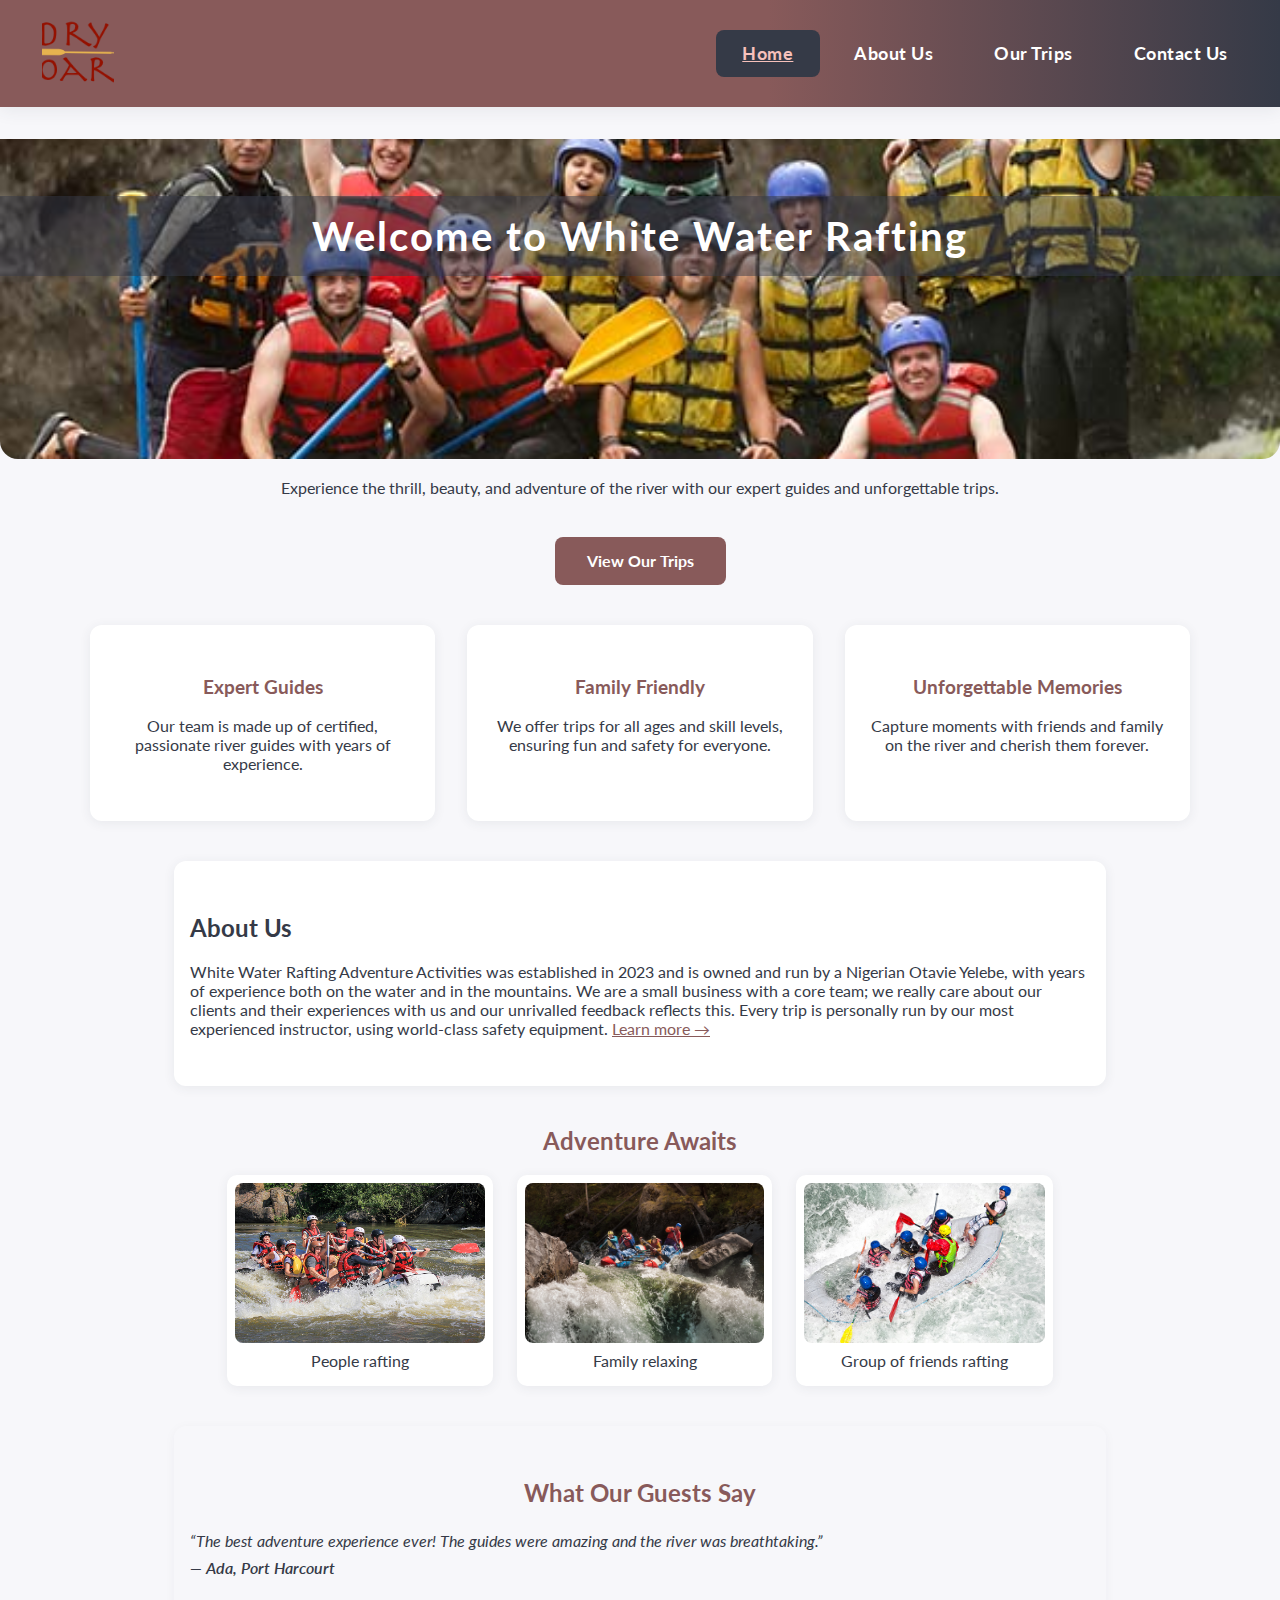
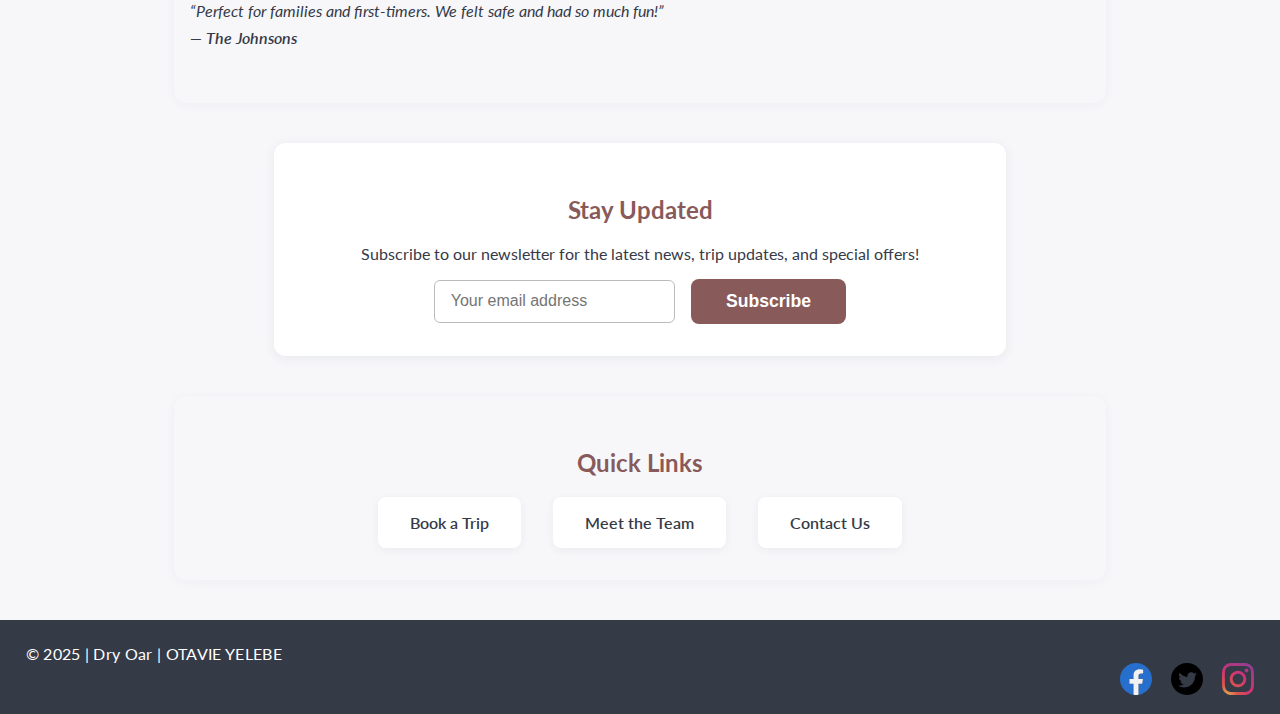
<file: index.html>
<!DOCTYPE html>
<html lang="en-us">
<head>
  <meta charset="UTF-8">
  <meta name="viewport" content="width=device-width, initial-scale=1.0">
  <title>Dry Oar | Home</title>
  <meta name="description" content="Welcome to White Water Rafting - Experience thrilling adventures, expert guides, and unforgettable moments on the river.">
  <meta name="author" content="Otavie Yelebe">
  <link rel="preconnect" href="https://fonts.googleapis.com">
  <link rel="preconnect" href="https://fonts.gstatic.com" crossorigin>
  <link href="https://fonts.googleapis.com/css2?family=Cormorant:ital,wght@0,300..700;1,300..700&family=Lato:ital,wght@0,100;0,300;0,400;0,700;0,900;1,100;1,300;1,400;1,700;1,900&family=PT+Serif:ital@0;1&display=swap" rel="stylesheet">
  <link rel="stylesheet" href="styles/rafting.css">
</head>
<body>
  <header style="display: flex; align-items: center; justify-content: space-between; padding: 0 2vw;">
    <a href="index.html">
      <img src="images/logo.png" alt="Rafting Company Logo" class="logo">
    </a>
    <nav class="main-nav" style="margin-left: auto;">
      <a href="index.html" class="active">Home</a>
      <a href="about.html">About Us</a>
      <a href="trips.html">Our Trips</a>
      <a href="contact.html">Contact Us</a>
    </nav>
  </header>
  <main>
    <section class="hero">
      <img src="images/hero.jpg" alt="Excited family laughing while rafting">
      <h1>Welcome to White Water Rafting</h1>
      <p>Experience the thrill, beauty, and adventure of the river with our expert guides and unforgettable trips.</p>
      <a href="trips.html" class="btn" style="display:inline-block;margin:1.5em 0 0 0;padding:0.9em 2em;background:#885a5a;color:#fff;border-radius:8px;font-weight:700;text-decoration:none;transition:background 0.18s;">View Our Trips</a>
    </section>

    <section class="highlights" style="max-width:1100px;margin:2.5em auto 0 auto;display:flex;flex-wrap:wrap;gap:2em;justify-content:center;">
      <div style="flex:1 1 260px;min-width:220px;background:#fff;border-radius:12px;box-shadow:0 2px 12px rgba(53,58,71,0.08);padding:2em 1.5em;text-align:center;">
        <h3 style="color:#885a5a;">Expert Guides</h3>
        <p>Our team is made up of certified, passionate river guides with years of experience.</p>
      </div>
      <div style="flex:1 1 260px;min-width:220px;background:#fff;border-radius:12px;box-shadow:0 2px 12px rgba(53,58,71,0.08);padding:2em 1.5em;text-align:center;">
        <h3 style="color:#885a5a;">Family Friendly</h3>
        <p>We offer trips for all ages and skill levels, ensuring fun and safety for everyone.</p>
      </div>
      <div style="flex:1 1 260px;min-width:220px;background:#fff;border-radius:12px;box-shadow:0 2px 12px rgba(53,58,71,0.08);padding:2em 1.5em;text-align:center;">
        <h3 style="color:#885a5a;">Unforgettable Memories</h3>
        <p>Capture moments with friends and family on the river and cherish them forever.</p>
      </div>
    </section>

    <section class="about-preview" style="max-width:900px;margin:2.5em auto 0 auto;padding:2em 1em;background:#fff;border-radius:12px;box-shadow:0 2px 12px rgba(53,58,71,0.08);">
      <h2>About Us</h2>
      <p>White Water Rafting Adventure Activities was established in 2023 and is owned and run by a Nigerian Otavie Yelebe, with years of experience both on the water and in the mountains. We are a small business with a core team; we really care about our clients and their experiences with us and our unrivalled feedback reflects this. Every trip is personally run by our most experienced instructor, using world-class safety equipment. <a href="about.html" style="color:#885a5a;text-decoration:underline;">Learn more &rarr;</a></p>
    </section>

    <section class="featured-adventures" style="max-width:1200px;margin:2.5em auto 0 auto;">
      <h2 style="text-align:center;color:#885a5a;">Adventure Awaits</h2>
      <ul style="display:flex;flex-wrap:wrap;justify-content:center;gap:1.5rem;list-style:none;padding:0;margin:0;">
        <li style="background:#fff;border-radius:10px;box-shadow:0 2px 12px rgba(53,58,71,0.08);padding:0.5rem 0.5rem 1rem 0.5rem;min-width:220px;max-width:250px;display:flex;flex-direction:column;align-items:center;">
          <img src="images/image1.jpg" alt="People rafting through whitewater rapids" style="width:100%;height:160px;object-fit:cover;border-radius:8px;margin-bottom:0.5em;">
          <figcaption>People rafting</figcaption>
        </li>
        <li style="background:#fff;border-radius:10px;box-shadow:0 2px 12px rgba(53,58,71,0.08);padding:0.5rem 0.5rem 1rem 0.5rem;min-width:220px;max-width:250px;display:flex;flex-direction:column;align-items:center;">
          <img src="images/image2.jpg" alt="A family relaxing after rafting" style="width:100%;height:160px;object-fit:cover;border-radius:8px;margin-bottom:0.5em;">
          <figcaption>Family relaxing</figcaption>
        </li>
        <li style="background:#fff;border-radius:10px;box-shadow:0 2px 12px rgba(53,58,71,0.08);padding:0.5rem 0.5rem 1rem 0.5rem;min-width:220px;max-width:250px;display:flex;flex-direction:column;align-items:center;">
          <img src="images/image11.jpg" alt="Group of friends rafting" style="width:100%;height:160px;object-fit:cover;border-radius:8px;margin-bottom:0.5em;">
          <figcaption>Group of friends rafting</figcaption>
        </li>
      </ul>
    </section>

    <section class="testimonials" style="max-width:900px;margin:2.5em auto 0 auto;padding:2em 1em;background:#f7f7fa;border-radius:12px;box-shadow:0 2px 12px rgba(53,58,71,0.04);">
      <h2 style="text-align:center;color:#885a5a;">What Our Guests Say</h2>
      <blockquote style="font-style:italic;color:#353a47;margin:1.5em 0;">“The best adventure experience ever! The guides were amazing and the river was breathtaking.”<br><span style="font-weight:600;display:block;margin-top:0.5em;">— Ada, Port Harcourt</span></blockquote>
      <blockquote style="font-style:italic;color:#353a47;margin:1.5em 0;">“Perfect for families and first-timers. We felt safe and had so much fun!”<br><span style="font-weight:600;display:block;margin-top:0.5em;">— The Johnsons</span></blockquote>
    </section>

    <section class="newsletter-signup" style="max-width:700px;margin:2.5em auto 0 auto;padding:2em 1em;background:#fff;border-radius:12px;box-shadow:0 2px 12px rgba(53,58,71,0.08);text-align:center;">
      <h2 style="color:#885a5a;">Stay Updated</h2>
      <p>Subscribe to our newsletter for the latest news, trip updates, and special offers!</p>
      <form action="#" method="post" style="margin-top:1em;display:flex;flex-wrap:wrap;gap:1em;justify-content:center;align-items:center;">
        <input type="email" name="newsletter-email" placeholder="Your email address" required style="padding:0.7em 1em;border:1px solid #bbb;border-radius:6px;font-size:1rem;">
        <button type="submit" style="background:#885a5a;color:#fff;border:none;border-radius:8px;padding:0.7em 2em;font-size:1.1rem;font-weight:700;cursor:pointer;">Subscribe</button>
      </form>
    </section>

    <section class="quick-links" style="max-width:900px;margin:2.5em auto 2em auto;padding:2em 1em;background:#f7f7fa;border-radius:12px;box-shadow:0 2px 12px rgba(53,58,71,0.04);">
      <h2 style="color:#885a5a;text-align:center;">Quick Links</h2>
      <div style="display:flex;flex-wrap:wrap;gap:2em;justify-content:center;">
        <a href="trips.html" style="color:#353a47;font-weight:600;text-decoration:none;background:#fff;padding:1em 2em;border-radius:8px;box-shadow:0 2px 8px rgba(53,58,71,0.06);transition:background 0.18s;">Book a Trip</a>
        <a href="about.html" style="color:#353a47;font-weight:600;text-decoration:none;background:#fff;padding:1em 2em;border-radius:8px;box-shadow:0 2px 8px rgba(53,58,71,0.06);transition:background 0.18s;">Meet the Team</a>
        <a href="contact.html" style="color:#353a47;font-weight:600;text-decoration:none;background:#fff;padding:1em 2em;border-radius:8px;box-shadow:0 2px 8px rgba(53,58,71,0.06);transition:background 0.18s;">Contact Us</a>
      </div>
    </section>
  </main>
  <footer>
    <div style="width: 100%;">
      <p>&copy; 2025 | Dry Oar | OTAVIE YELEBE</p>
      <div class="social">
        <a href="#" aria-label="Facebook"><img src="images/facebook.svg" alt="Facebook"></a>
        <a href="#" aria-label="Twitter"><img src="images/twitter.svg" alt="Twitter"></a>
        <a href="#" aria-label="Instagram"><img src="images/instagram.svg" alt="Instagram"></a>
      </div>
    </div>
  </footer>
</body>
</html>
</file>
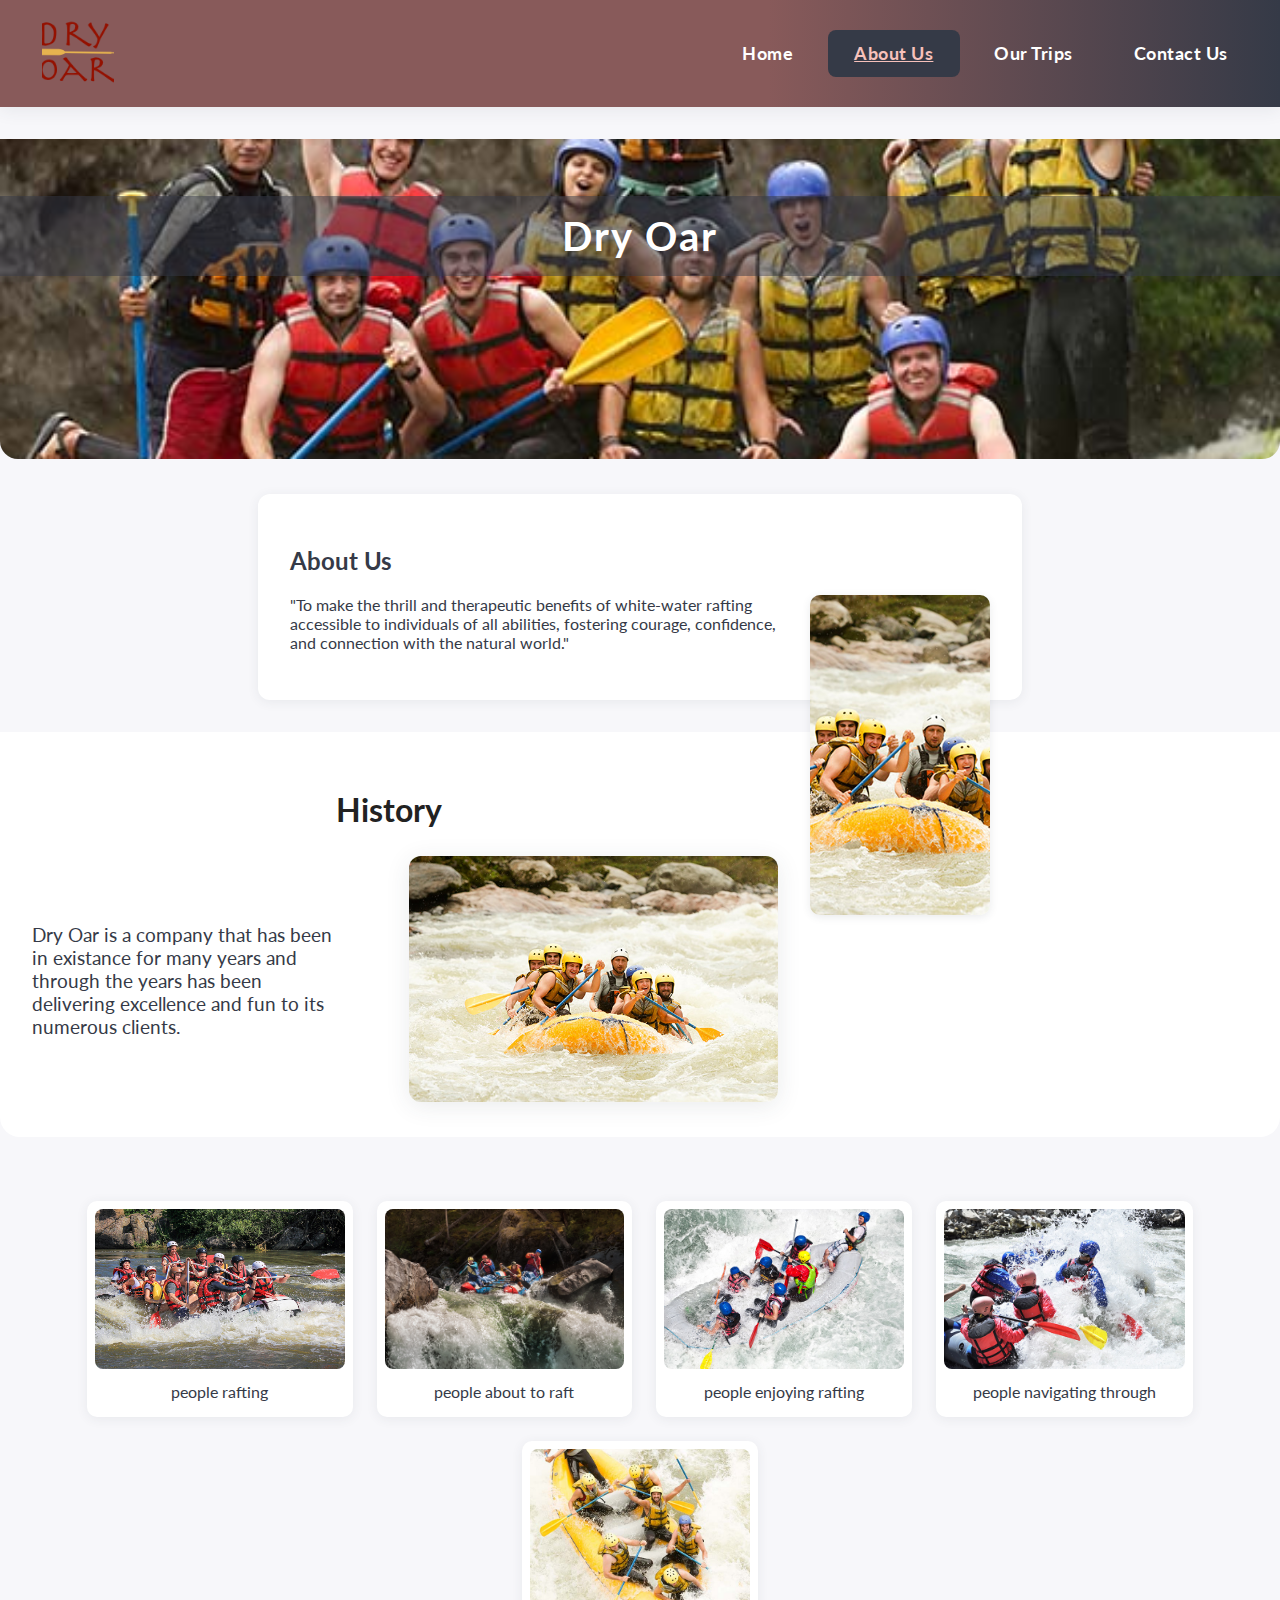
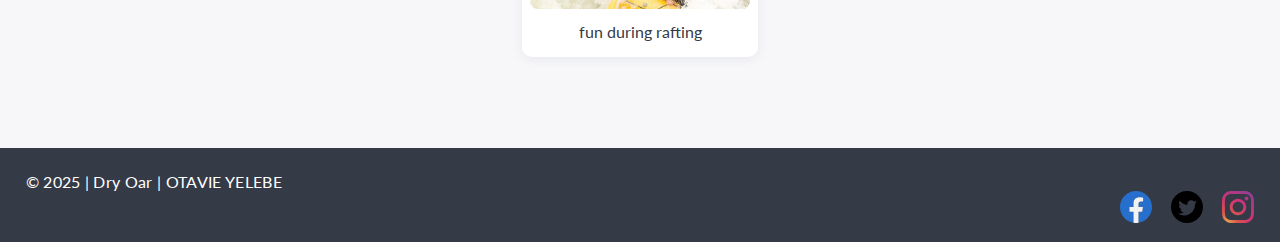
<file: about.html>
<!DOCTYPE html>
<html lang="en-us">
 
 
<head>
     <meta charset="UTF-8">
     <meta name="viewport" content="width=device-width, initial-scale=1.0">
     <title>About Us|Dry Oar</title>
     <meta name="description"
          content="Dry Oar Rafting Adventure Activities was established in 2023 and is owned and run by a Nigerian Otavie Yelebe, with  years of experience both on the water and in the mountains. We are a small business with a core team; we really care about our clients and their experiences with us and our unrivalled feedback reflects this,
                We do not hire any freelance guides and every trip is personally run by me. You are guaranteed the best adventure safe in the hand of the most experienced and personal instructor in Rafting. I use locally manufactured and world famous DMM safety equipment and the warmest 5mm winter thickness wetsuits; comfort, safety and enjoyment are top priority.">
     <meta name="author" content="Otavie Yelebe">
     <link rel="preconnect" href="https://fonts.googleapis.com">
     <link rel="preconnect" href="https://fonts.gstatic.com" crossorigin>
     <link href="https://fonts.googleapis.com/css2?family=Cormorant:ital,wght@0,300..700;1,300..700&family=Lato:ital,wght@0,100;0,300;0,400;0,700;0,900;1,100;1,300;1,400;1,700;1,900&family=PT+Serif:ital@0;1&display=swap"
          rel="stylesheet">
     <link rel="stylesheet" href="styles/rafting.css">

</head>
 
<body>
           <header style="display: flex; align-items: center; justify-content: space-between; padding: 0 2vw;">
                         <a href="index.html">
                              <img src="images/logo.png" alt="Rafting Company Logo" class="logo">
                         </a>
                         <nav class="main-nav" style="margin-left: auto;">
                              <a href="index.html">Home</a>
                              <a href="about.html" class="active">About Us</a>
                              <a href="trips.html">Our Trips</a>
                              <a href="contact.html">Contact Us</a>
                         </nav>
           </header>
     <main>
          <div class="hero">
               <img src="images/hero.jpg" alt="Excited family laughing while rafting">
               <h1>Dry Oar</h1>
               <article>
               <h2>About Us</h2>
                    <img src="images/lastimage.jpg" alt="...">
                    <p>"To make the thrill and therapeutic benefits of white-water rafting accessible to individuals of
                         all abilities, fostering courage, confidence, and connection with the natural world."</p>
               </article>
          </div>
          <section class="history">
               <h2>History</h2>
               <div class="history-grid">
                    <div class="history-text">
                         <p>Dry Oar is a company that has been in existance for many years and through the years has
                         been delivering excellence and fun to its numerous clients.</p>
                    </div>
                    <div class="history-image">
                         <img src="images/lastimage.jpg" alt="Rafting helment on a raft">
                    </div>
               </div>
          </section>
          <section class="adventure">
               <ul>
                    <li>
                         <img src="images/image1.jpg" alt="People rafting through whitewater rapids">
                         <figcaption>people rafting</figcaption>
                    </li>
                    <li>
                         <img src="images/image2.jpg" alt="A family reaxing after rafting">
                         <figcaption>people about to raft</figcaption>
                    </li>
                    <li>
                         <img src="images/image11.jpg" alt=" A medium shot of a group of 12 friends in a large raft, all paddling in sync, laughing and high-fiving as they go through a small wave section.">
                         <figcaption>people enjoying rafting</figcaption>
                    </li>
                    <li>
                         <img src="images/image9.jpg" alt="A small group navigating through a narrow, windy river through a deep canyon with rugged, untamed rock walls and minimal signs of human presence">
                         <figcaption>people navigating through</figcaption>  
                    </li>
                    <li>
                         <img src="images/image5.jpg" alt="A white raft with 7 people, half of whom are splashing water, going through a Class III rapid">
                         <figcaption>fun during rafting</figcaption>
                    </li>
               </ul>
     
          </section><br>
           <footer>
      <div class=" " style="width: 100%;">
        <p>&copy; 2025 | Dry Oar | OTAVIE YELEBE</p>
        <div class="social">
          <a href="#" aria-label="Facebook"><img src="images/facebook.svg" alt="Facebook"></a>
          <a href="#" aria-label="Twitter"><img src="images/twitter.svg" alt="Twitter"></a>
          <a href="#" aria-label="Instagram"><img src="images/instagram.svg" alt="Instagram"></a>
        </div>
      </div>
    </footer>
     </main>
 
   
</body>
</html>
</file>
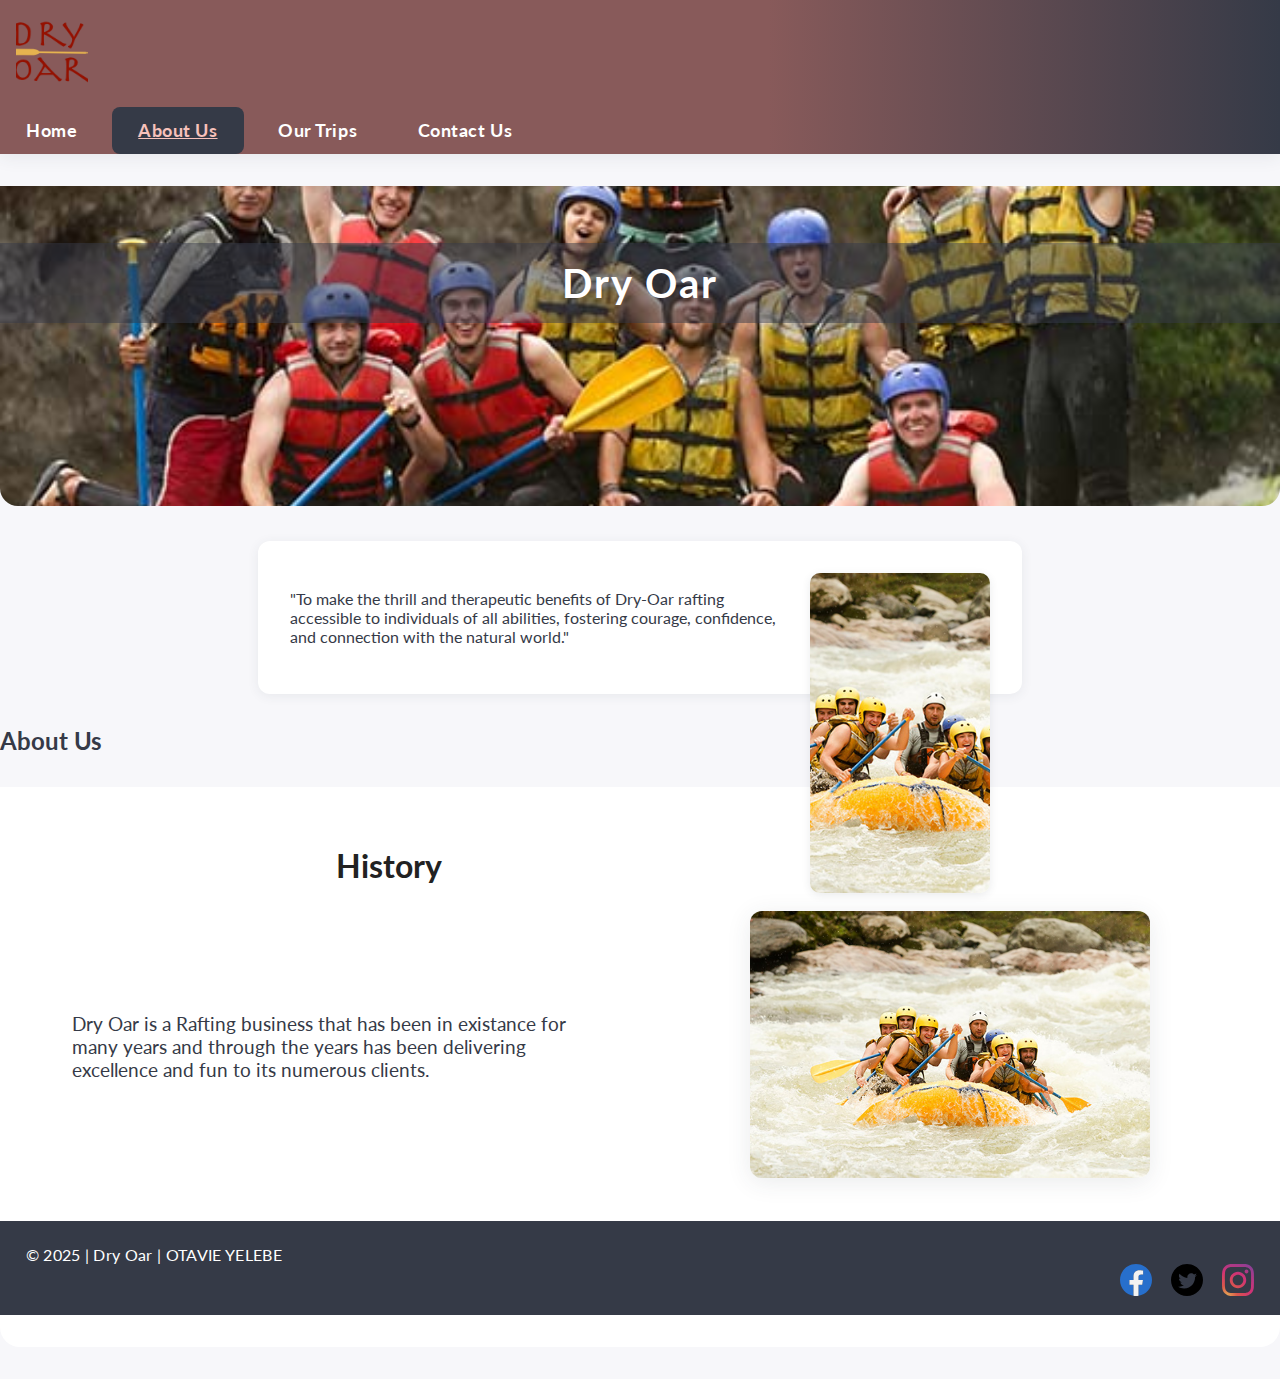
<file: aboutus.html>
<!DOCTYPE html>
<html lang="en-us">
 
 
<head>
     <meta charset="UTF-8">
     <meta name="viewport" content="width=device-width, initial-scale=1.0">
     <title>About Us|Dry Oar</title>
     <meta name="description"
          content="White Water Rafting Adventure Activities was established in 2023 and is owned and run by a Nigerian Otavie Yelebe, with  years of experience both on the water and in the mountains. We are a small business with a core team; we really care about our clients and their experiences with us and our unrivalled feedback reflects this,
                We do not hire any freelance guides and every trip is personally run by me. You are guaranteed the best adventure safe in the hand of the most experienced and personal instructor in Rafting. I use locally manufactured and world famous DMM safety equipment and the warmest 5mm winter thickness wetsuits; comfort, safety and enjoyment are top priority.">
     <meta name="author" content="Otavie Yelebe">
     <link rel="preconnect" href="https://fonts.googleapis.com">
     <link rel="preconnect" href="https://fonts.gstatic.com" crossorigin>
     <link href="https://fonts.googleapis.com/css2?family=Cormorant:ital,wght@0,300..700;1,300..700&family=Lato:ital,wght@0,100;0,300;0,400;0,700;0,900;1,100;1,300;1,400;1,700;1,900&family=PT+Serif:ital@0;1&display=swap"
          rel="stylesheet">
     <link rel="stylesheet" href="styles/rafting.css">
     <style>
       /* Remove circle and border for logo on about page only */
       .logo {
         border-radius: 0 !important;
         border: none !important;
       }
     </style>
</head>
 
<body>
     <header>
          <a href="index.html">
            <img src="images/logo.png" alt="Rafting Company Logo" class="logo">
          </a>
          <nav class="main-nav">
            <a href="index.html">Home</a>
            <a href="about.html" class="active">About Us</a>
            <a href="trips.html">Our Trips</a>
            <a href="contact.html">Contact Us</a>
          </nav>
     </header>
     <main>
          <div class="hero">
               <img src="images/hero.jpg" alt="Excited family laughing while rafting">
               <h1>Dry Oar</h1>
               <article>
                 <img src="images/lastimage.jpg" alt="...">
                 <p>"To make the thrill and therapeutic benefits of Dry-Oar rafting accessible to individuals of
                      all abilities, fostering courage, confidence, and connection with the natural world."</p>
               </article>
          </div>
          <section class="about-section">
               <h2>About Us</h2>
          </section>
          <section class="history">
               <h2>History</h2>
               <div class="history-grid">
                    <div class="history-text">
                         <p>Dry Oar is a Rafting business that has been in existance for many years and through the years has
                         been delivering excellence and fun to its numerous clients.</p>
                    </div>
                    <div class="history-image">
                         <img src="images/lastimage.jpg" alt="Rafting helment on a raft">
                    </div>
               </div>
          
           <footer>
      <div class=" " style="width: 100%;">
        <p>&copy; 2025 | Dry Oar | OTAVIE YELEBE</p>
        <div class="social">
          <a href="#" aria-label="Facebook"><img src="images/facebook.svg" alt="Facebook"></a>
          <a href="#" aria-label="Twitter"><img src="images/twitter.svg" alt="Twitter"></a>
          <a href="#" aria-label="Instagram"><img src="images/instagram.svg" alt="Instagram"></a>
        </div>
      </div>
    </footer>
    </main>
   
</body>
</html>
</file>
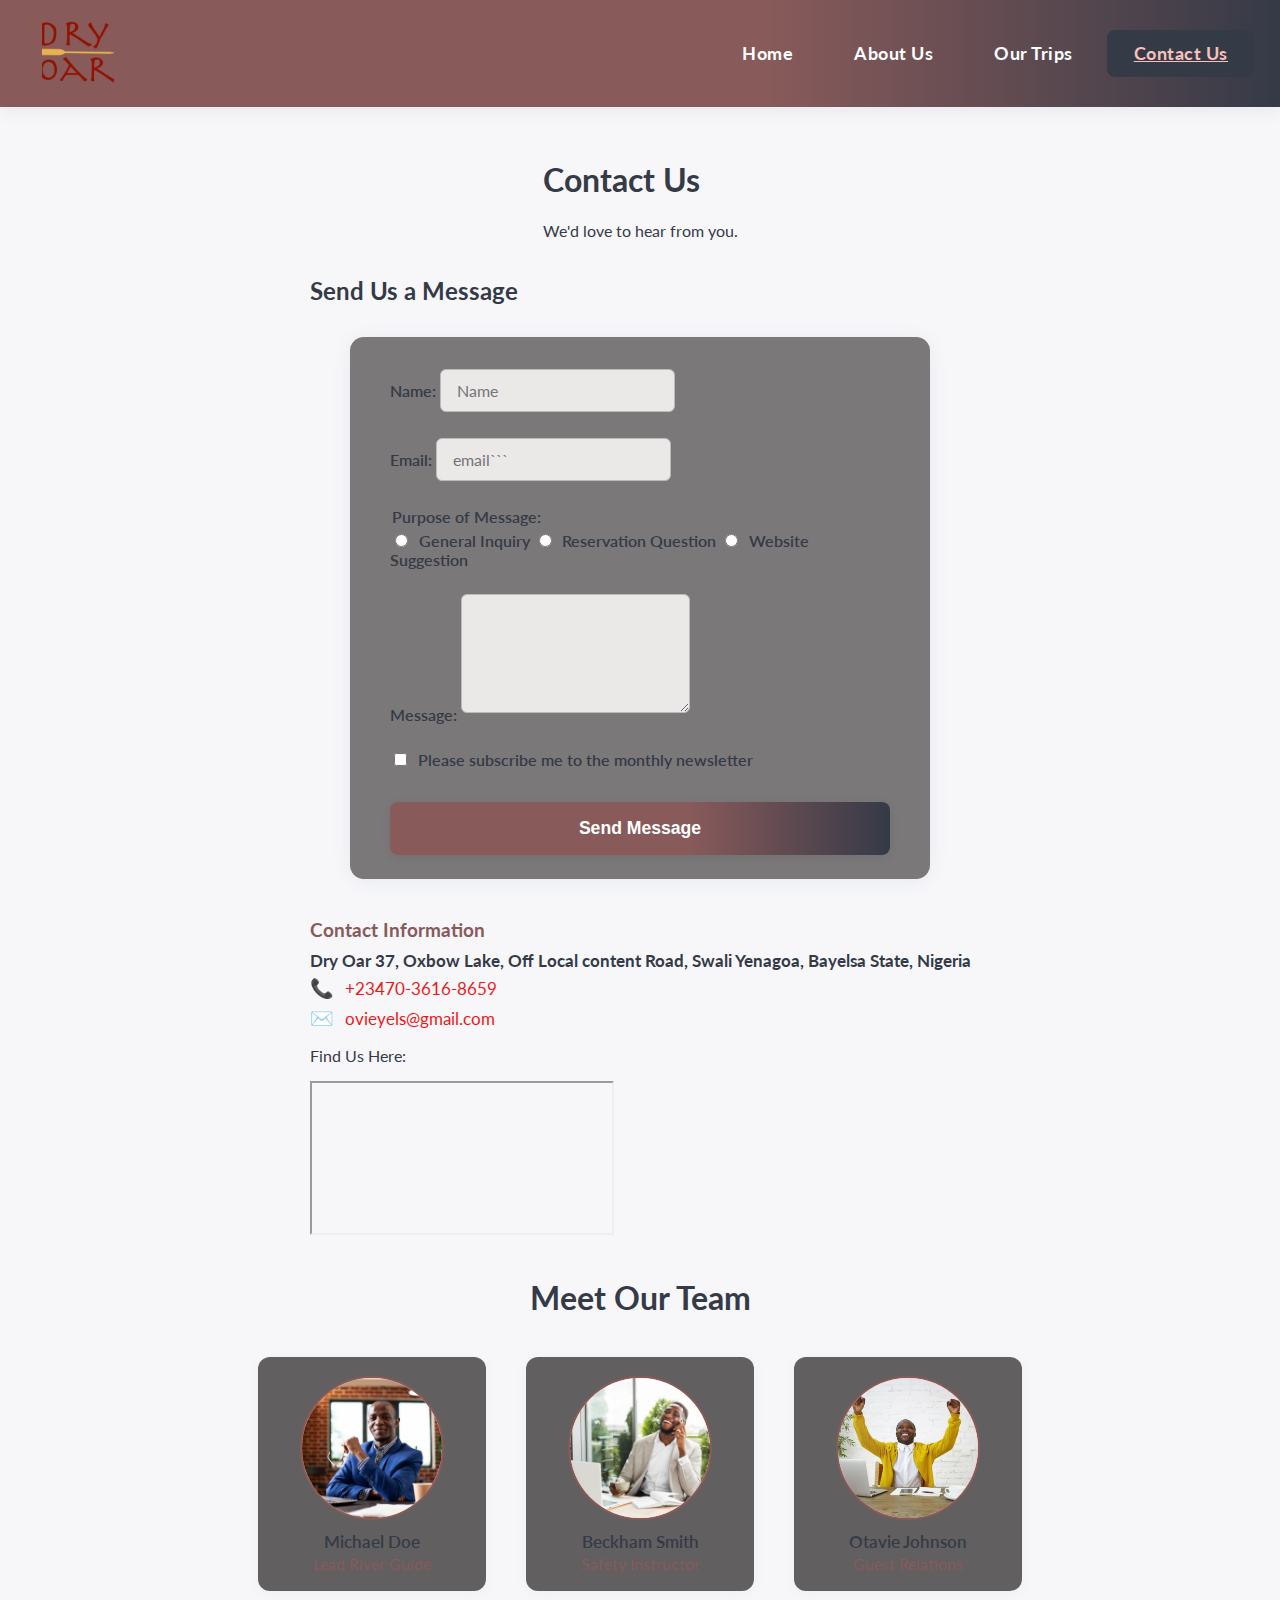
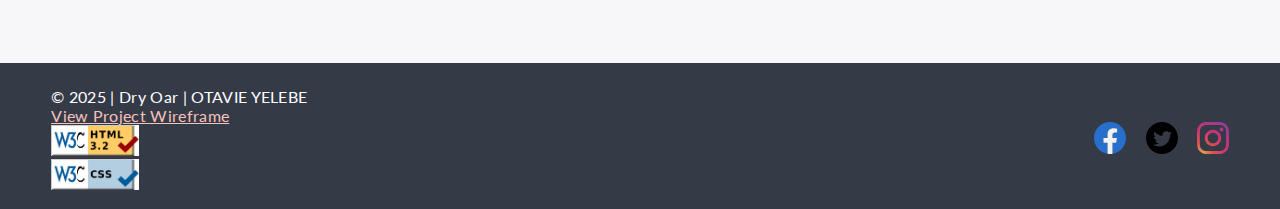
<file: contact.html>
<!DOCTYPE html>
<html lang="en-us">
 
 
<head>
     <meta charset="UTF-8">
     <meta name="viewport" content="width=device-width, initial-scale=1.0">
     <title>Contact Us | Dry Oar</title>
     <meta name="description"
          content="Dry Oar Rafting Company offers unforgettable white water rafting adventures for all skill levels. Experience breathtaking scenery, expert guides, and thrilling rapids on your next outdoor adventure. Book your trip today.">
     <meta name="author" content="Otavie Yelebe">
     <link rel="preconnect" href="https://fonts.googleapis.com">
     <link rel="preconnect" href="https://fonts.gstatic.com" crossorigin>
     <link href="https://fonts.googleapis.com/css2?family=Cormorant:ital,wght@0,300..700;1,300..700&family=Lato:ital,wght@0,100;0,300;0,400;0,700;0,900;1,100;1,300;1,400;1,700;1,900&family=PT+Serif:ital@0;1&display=swap"
          rel="stylesheet">
     <link rel="stylesheet" href="styles/rafting.css">
     <link rel="stylesheet" href="styles/contact.css">
</head>
 
<body>
     <header style="display: flex; align-items: center; justify-content: space-between; padding: 0 2vw;">
          <a href="index.html">
            <img src="images/logo.png" alt="Rafting Company Logo" class="logo">
          </a>
          <nav class="main-nav" style="margin-left: auto;">
            <a href="index.html">Home</a>
            <a href="about.html">About Us</a>
            <a href="trips.html">Our Trips</a>
            <a href="contact.html" class="active">Contact Us</a>
          </nav>
     </header>
     <main class="main-content">
        <section class="contact-hero">
          <h1>Contact Us</h1>
          <p class="intro">We'd love to hear from you.</p>
        </section>
        <section class="contact-section">
          <div class="contact-flex">
            <div class="contact-form-wrapper">
              <h2>Send Us a Message</h2>
              <form class="contact-form" action="#" method="post" autocomplete="on">
                <div class="form-group">
                  <label for="name">Name:</label>
                  <input type="text" id="name" name="name" placeholder="Name" required>
                </div>
                <div class="form-group">
                  <label for="email">Email:</label>
                  <input type="email" id="email" name="email" placeholder="email```" required>
                </div>
                <fieldset class="form-group">
                  <legend>Purpose of Message:</legend>
                  <label for="purpose-general">
                    <input type="radio" id="purpose-general" name="purpose" value="General Inquiry" required> General Inquiry
                  </label>
                  <label for="purpose-reservation">
                    <input type="radio" id="purpose-reservation" name="purpose" value="Reservation Question"> Reservation Question
                  </label>
                  <label for="purpose-suggestion">
                    <input type="radio" id="purpose-suggestion" name="purpose" value="Website Suggestion"> Website Suggestion
                  </label>
                </fieldset>
                <div class="form-group">
                  <label for="message">Message:</label>
                  <textarea id="message" name="message" rows="5" required></textarea>
                </div>
                <div class="form-group newsletter-group">
                  <label class="newsletter" for="subscribe-newsletter">
                    <input type="checkbox" id="subscribe-newsletter" name="subscribe" value="yes">
                    Please subscribe me to the monthly newsletter
                  </label>
                </div>
                <button type="submit" class="submit-btn">Send Message</button>
              </form>
            </div>
            <div class="contact-info-map">
              <div class="contact-info">
                <h3>Contact Information</h3>
                <p><strong>Dry Oar
                  37, Oxbow Lake, Off Local content Road, Swali Yenagoa, Bayelsa State, Nigeria</strong></p>
                
                <p><span class="icon">📞</span> <a href="tel:+2347036168659">+23470-3616-8659</a></p>
                <p><span class="icon">✉️</span> <a href="mailto:ovieyels@gmail.com">ovieyels@gmail.com</a></p>
              </div>
             
              <div class="map">
                <p>Find Us Here:</p>
                <iframe 
                  src="https://www.google.com/maps/embed?pb=!1m14!1m12!1m3!1d7950.387058263232!2d6.281731832964932!3d4.907255343672634!2m3!1f0!2f0!3f0!3m2!1i1024!2i768!4f13.1!5e0!3m2!1sen!2sng!4v1754242157155!5m2!1sen!2sng">
                </iframe>
              </div>
            </div>
          </div>
        </section>
        <section class="employees">
          <h2>Meet Our Team</h2>
          <div class="employee-profiles">
            <figure>
              <img src="images/employee1.jpg" alt="Happy employee: River Guide" class="employee-img">
              <figcaption>Michael Doe<br><span>Lead River Guide</span></figcaption>
            </figure>
            <figure>
              <img src="images/employee2.jpg" alt="Happy employee: Safety Instructor" class="employee-img">
              <figcaption>Beckham Smith<br><span>Safety Instructor</span></figcaption>
            </figure>
            <figure>
              <img src="images/employee3.jpg" alt="Happy employee: Guest Relations" class="employee-img">
              <figcaption>Otavie Johnson<br><span>Guest Relations</span></figcaption>
            </figure>
          </div>
        </section>
     </main>
 
    <footer class="site-footer">
      <div class="container footer-flex">
        <p>&copy; 2025 | Dry Oar | OTAVIE YELEBE<br>
          <a href="https://app.moqups.com/0IB1TsgFB8kYQYhhGFZL9clUHg14CJrG/view/page/ad64222d5" target="_blank" rel="noopener" style="color:#f7c1bb;text-decoration:underline;font-size:0.98em;">View Project Wireframe</a><br>
          <a href="https://neofashion.github.io/wdd130/wwr/contact.html" target="_blank" rel="noopener" style="color:#f7c1bb;text-decoration:underline;font-size:0.98em;"><img style="border:0; width:88px; height:31px" src="images/html-val-image.png" alt="Valid HTML!" /></a><br>
          <a href="https://jigsaw.w3.org/css-validator/check/referer/"><img style="border:0; width:88px; height:31px" src="images/css-val-image.png" alt="Valid CSS!" /></a>
        </p>
        <div class="social">
          <a href="#" aria-label="Facebook"><img src="images/facebook.svg" alt="Facebook"></a>
          <a href="#" aria-label="Twitter"><img src="images/twitter.svg" alt="Twitter"></a>
          <a href="#" aria-label="Instagram"><img src="images/instagram.svg" alt="Instagram"></a>
        </div>
      </div>
    </footer>
</body>
</html>
</file>
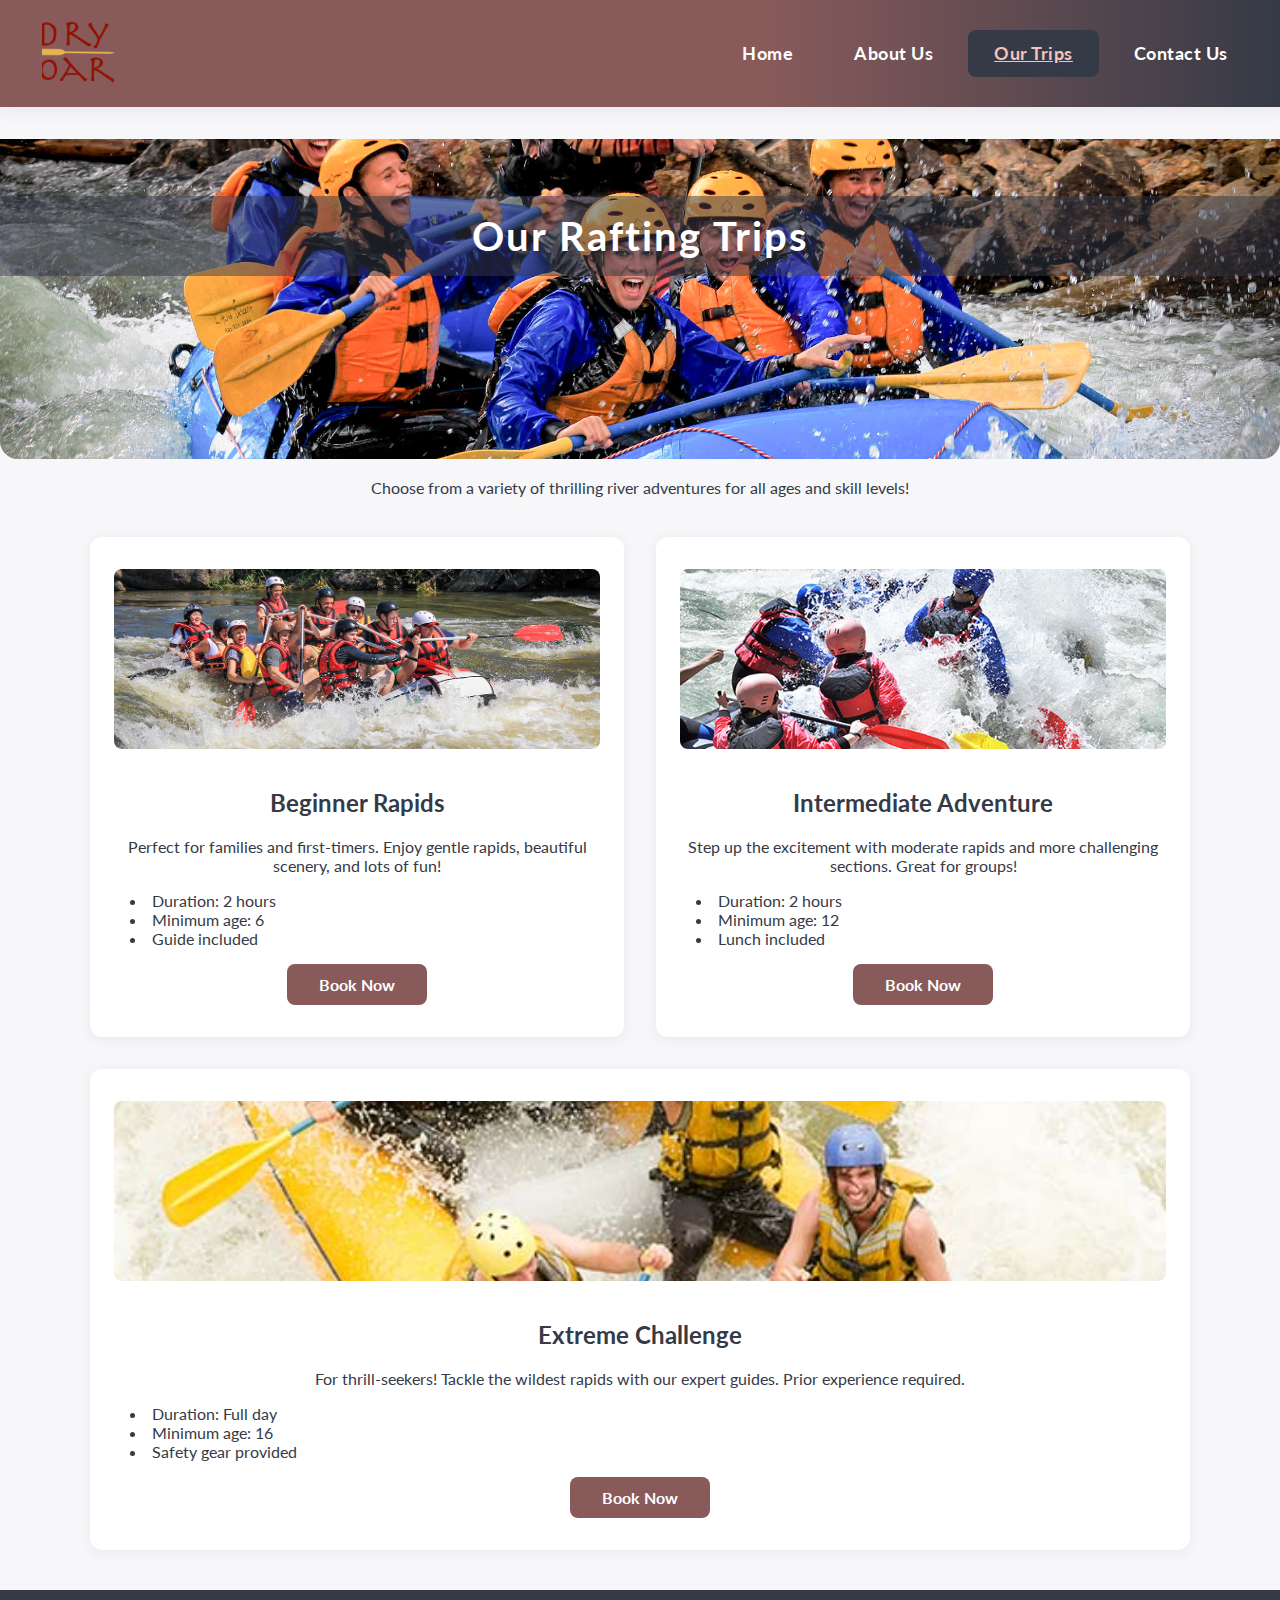
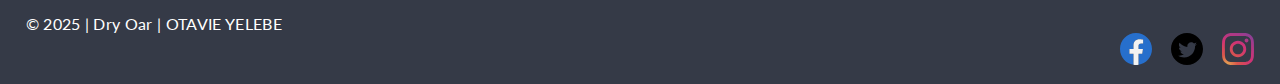
<file: trips.html>
<!DOCTYPE html>
<html lang="en-us">
<head>
  <meta charset="UTF-8">
  <meta name="viewport" content="width=device-width, initial-scale=1.0">
  <title>Our Trips | Dry Oar</title>
  <meta name="description" content="Explore our exciting white water rafting trips for all skill levels. Find the perfect adventure for you and your group.">
  <meta name="author" content="Otavie Yelebe">
  <link rel="preconnect" href="https://fonts.googleapis.com">
  <link rel="preconnect" href="https://fonts.gstatic.com" crossorigin>
  <link href="https://fonts.googleapis.com/css2?family=Cormorant:ital,wght@0,300..700;1,300..700&family=Lato:ital,wght@0,100;0,300;0,400;0,700;0,900;1,100;1,300;1,400;1,700;1,900&family=PT+Serif:ital@0;1&display=swap" rel="stylesheet">
  <link rel="stylesheet" href="styles/rafting.css">
</head>
<body>
  <header style="display: flex; align-items: center; justify-content: space-between; padding: 0 2vw;">
    <a href="index.html">
      <img src="images/logo.png" alt="Rafting Company Logo" class="logo">
    </a>
    <nav class="main-nav" style="margin-left: auto;">
      <a href="index.html">Home</a>
      <a href="about.html">About Us</a>
      <a href="trips.html" class="active">Our Trips</a>
      <a href="contact.html">Contact Us</a>
    </nav>
  </header>
  <main>
    <section class="hero">
      <img src="images/hero2.jpg" alt="Rafting adventure group on the river">
      <h1>Our Rafting Trips</h1>
      <p>Choose from a variety of thrilling river adventures for all ages and skill levels!</p>
    </section>
    <section class="trip-list" style="max-width:1100px;margin:2.5em auto 0 auto;display:flex;flex-wrap:wrap;gap:2em;justify-content:center;">
      <article style="flex:1 1 320px;min-width:280px;background:#fff;border-radius:12px;box-shadow:0 2px 12px rgba(53,58,71,0.08);padding:2em 1.5em;text-align:center;">
        <img src="images/image1.jpg" alt="Beginner rafting trip" style="width:100%;height:180px;object-fit:cover;border-radius:8px;margin-bottom:1em;">
        <h2>Beginner Rapids</h2>
        <p>Perfect for families and first-timers. Enjoy gentle rapids, beautiful scenery, and lots of fun!</p>
        <ul style="list-style:disc inside;text-align:left;margin:1em 0 0 0;padding:0 0 0 1em;">
          <li>Duration: 2 hours</li>
          <li>Minimum age: 6</li>
          <li>Guide included</li>
        </ul>
        <a href="contact.html" class="btn" style="display:inline-block;margin-top:1em;padding:0.7em 2em;background:#885a5a;color:#fff;border-radius:8px;font-weight:700;text-decoration:none;">Book Now</a>
      </article>
      <article style="flex:1 1 320px;min-width:280px;background:#fff;border-radius:12px;box-shadow:0 2px 12px rgba(53,58,71,0.08);padding:2em 1.5em;text-align:center;">
        <img src="images/image9.jpg" alt="Intermediate rafting trip" style="width:100%;height:180px;object-fit:cover;border-radius:8px;margin-bottom:1em;">
        <h2>Intermediate Adventure</h2>
        <p>Step up the excitement with moderate rapids and more challenging sections. Great for groups!</p>
        <ul style="list-style:disc inside;text-align:left;margin:1em 0 0 0;padding:0 0 0 1em;">
          <li>Duration: 2 hours</li>
          <li>Minimum age: 12</li>
          <li>Lunch included</li>
        </ul>
        <a href="contact.html" class="btn" style="display:inline-block;margin-top:1em;padding:0.7em 2em;background:#885a5a;color:#fff;border-radius:8px;font-weight:700;text-decoration:none;">Book Now</a>
      </article>
      <article style="flex:1 1 320px;min-width:280px;background:#fff;border-radius:12px;box-shadow:0 2px 12px rgba(53,58,71,0.08);padding:2em 1.5em;text-align:center;">
        <img src="images/image5.jpg" alt="Extreme rafting trip" style="width:100%;height:180px;object-fit:cover;border-radius:8px;margin-bottom:1em;">
        <h2>Extreme Challenge</h2>
        <p>For thrill-seekers! Tackle the wildest rapids with our expert guides. Prior experience required.</p>
        <ul style="list-style:disc inside;text-align:left;margin:1em 0 0 0;padding:0 0 0 1em;">
          <li>Duration: Full day</li>
          <li>Minimum age: 16</li>
          <li>Safety gear provided</li>
        </ul>
        <a href="contact.html" class="btn" style="display:inline-block;margin-top:1em;padding:0.7em 2em;background:#885a5a;color:#fff;border-radius:8px;font-weight:700;text-decoration:none;">Book Now</a>
      </article>
    </section>
  </main>
  <footer>
    <div style="width: 100%;">
      <p>&copy; 2025 | Dry Oar | OTAVIE YELEBE</p>
      <div class="social">
        <a href="#" aria-label="Facebook"><img src="images/facebook.svg" alt="Facebook"></a>
        <a href="#" aria-label="Twitter"><img src="images/twitter.svg" alt="Twitter"></a>
        <a href="#" aria-label="Instagram"><img src="images/instagram.svg" alt="Instagram"></a>
      </div>
    </div>
  </footer>
</body>
</html>
</file>
<file: styles/rafting.css>
/* about.css - Styles for About Us page */

body {
  background: #f7f7fa;
  font-family: 'Lato', Arial, sans-serif;
  color: #353a47;
  margin: 0;
  padding: 0;
}

header {
  background: linear-gradient(90deg, #885a5a 60%, #353a47 100%);
  color: #fff;
  box-shadow: 0 4px 16px rgba(53,58,71,0.08);
  padding: 0;
  margin-bottom: 2rem;
}
header a img.logo {
  width: 72px;
  height: 72px;
  object-fit: cover;
  margin: 1rem;
}
.main-nav {
  display: flex;
  gap: 0.5rem;
}
.main-nav a {
  color: #fff;
  background: none;
  border-radius: 8px;
  padding: 0.75em 1.5em;
  text-decoration: none;
  font-size: 1.1rem;
  font-weight: 700;
  letter-spacing: 0.03em;
  transition: background 0.2s, color 0.2s;
}
.main-nav a.active,
.main-nav a:hover,
.main-nav a:focus {
  color: #f7c1bb;
  background: #353a47;
  text-decoration: underline;
}

.hero {
  position: relative;
  text-align: center;
  margin-bottom: 2rem;
}
.hero img {
  width: 100%;
  height: 320px;
  object-fit: cover;
  border-radius: 0 0 18px 18px;
}
.hero h1 {
  position: absolute;
  top: 30px;
  left: 0;
  width: 100%;
  color: #fff;
  font-size: 2.5rem;
  background: rgba(53,58,71,0.5);
  padding: 1rem 0;
  letter-spacing: 0.05em;
}
.hero article {
  background: #fff;
  margin: 2rem auto;
  padding: 2rem;
  border-radius: 12px;
  box-shadow: 0 2px 12px rgba(53,58,71,0.08);
  max-width: 700px;
  text-align: left;
}
.hero article img {
  float: right;
  margin: 0 0 1rem 2rem;
  width: 180px;
  border-radius: 10px;
  box-shadow: 0 2px 8px rgba(53,58,71,0.10);
}

.history {
  background: #fff;
  color: #353a47;
  border-bottom-left-radius: 20px;
  border-bottom-right-radius: 20px;
  margin: 2rem 0;
  padding: 2rem 0;
}
.history h2 {
  color: #222;
  text-align: center;
  font-size: 2rem;
}
.history-grid {
  display: grid;
  grid-template-columns: 1fr 1fr;
  gap: 40px;
  align-items: center;
  justify-items: center;
  max-width: 1200px;
  margin: 0 auto;
}
.history-text {
  font-size: 1.2rem;
  text-align: left;
  align-self: center;
  padding: 0 2rem;
}
.history-image img {
  width: 100%;
  max-width: 400px;
  height: auto;
  border-radius: 12px;
  box-shadow: 0 4px 24px rgba(53,58,71,0.10);
}

.adventure {
  background: #f7f7fa;
  padding: 2rem 0;
  text-align: center;
  margin: 0 auto;
}
.adventure h2 {
  font-size: 2rem;
  color: #885a5a;
  margin-bottom: 1.5rem;
}
.adventure ul {
  display: flex;
  flex-wrap: wrap;
  justify-content: center;
  gap: 1.5rem;
  list-style: none;
  padding: 0;
  margin: 0 auto;
  max-width: 1200px;
}
.adventure li {
  background: #fff;
  border-radius: 10px;
  box-shadow: 0 2px 12px rgba(53,58,71,0.08);
  padding: 0.5rem 0.5rem 1rem 0.5rem;
  min-width: 220px;
  max-width: 250px;
  display: flex;
  flex-direction: column;
  align-items: center;
}
.adventure li img {
  width: 100%;
  height: 160px;
  object-fit: cover;
  border-radius: 8px;
  margin-bottom: 0.5em;
}
.adventure figcaption {
  color: #353a47;
  font-size: 1rem;
  margin-top: 0.3em;
}

footer {
  background: #353a47;
  color: #fff;
  padding: 1.5rem 2vw 1rem 2vw;
  margin-top: 2.5rem;
  display: block;
}
.footer-flex {
  display: flex;
  align-items: center;
  justify-content: space-between;
  flex-wrap: wrap;
  gap: 1.5rem;
}
footer p {
  margin: 0;
  font-size: 1rem;
  letter-spacing: 0.02em;
}
.social {
  display: flex;
  gap: 1.2rem;
  align-items: center;
  justify-content: flex-end;
}
.social a img {
  width: 32px;
  height: 32px;
  object-fit: contain;
  filter: grayscale(0.2) brightness(0.95);
  transition: filter 0.18s, transform 0.18s;
  cursor: pointer;
}
.social a img:hover {
  filter: grayscale(0) brightness(1.2) drop-shadow(0 2px 8px #fff2);
  transform: scale(1.12) rotate(-6deg);
}

@media (max-width: 900px) {
  .history-grid {
    grid-template-columns: 1fr;
    gap: 24px;
    padding: 1rem 0;
  }
  .history-text, .history-image {
    grid-column: 1;
    padding: 0 1rem;
    text-align: center;
  }
  .history-image img {
    max-width: 90vw;
  }
  .adventure ul {
    flex-direction: column;
    align-items: center;
  }
}

@media (max-width: 600px) {
  .hero img {
    height: 180px;
  }
  .adventure li {
    min-width: 140px;
    max-width: 180px;
    padding: 0.5rem;
  }
}
</file>
<file: styles/contact.css>
/* Header navigation right alignment */
header {
  display: flex;
  align-items: center;
  justify-content: space-between;
  padding: 0 2vw;
}
.main-nav {
  margin-left: auto;
  display: flex;
  gap: 0.5rem;
}
body {
  background: #f7f7fa;
  font-family: 'Lato', Arial, sans-serif;
  color: #353a47;
  margin: 0;
  padding: 0;
  min-height: 100vh;
}

.main-content {
  display: flex;
  flex-direction: column;
  align-items: center;
  justify-content: center;
  flex: 1;
}
.container {
  max-width: 1200px;
  margin: 0 auto;
  padding: 0 2vw;
}


.employee-profiles figcaption span {
  display: block;
  color: #885a5a;
  font-size: 0.98rem;
  font-weight: 400;
  margin-top: 0.2em;
}

@media (max-width: 700px) {
  .contact-form {
    padding: 1.2rem 0.7rem 1rem 0.7rem;
  }
  .employee-profiles {
    gap: 1.2rem;
  }
  .employee-profiles figure {
    min-width: 140px;
    max-width: 160px;
    padding: 1rem;
  }
}
.contact-info h3 {
  color: #885a5a;
  margin-bottom: 0.5em;
}
.contact-info p {
  margin: 0.3em 0;
  color: #353a47;
  font-size: 1.08rem;
}
.contact-info .icon {
  margin-right: 0.4em;
  font-size: 1.1em;
}
.contact-info a {
  color: #f01616;
  text-decoration: none;
  transition: color 0.18s;
}
.contact-info a:hover {
  color: #353a47;
  text-decoration: underline;
}

.contact-form {
  max-width: 500px;
  margin: 2rem auto 2.5rem auto;
  padding: 2rem 2.5rem 1.5rem 2.5rem;
  background: #7a7878;
  border-radius: 14px;
  box-shadow: 0 2px 18px rgba(98, 113, 128, 0.1);
  display: flex;
  flex-direction: column;
  gap: 1.1rem;
}
.contact-form label {
  font-weight: 600;
  margin-bottom: 0.2em;
  color: #353a47;
}
.contact-form input[type="text"],
.contact-form input[type="email"],
.contact-form textarea {
  padding: 0.7em 1em;
  border: 1px solid #bbb;
  border-radius: 6px;
  font-size: 1rem;
  font-family: inherit;
  background: #ebe8e8;
  margin-bottom: 0.5em;
  transition: border 0.2s;
}
.contact-form input[type="text"]:focus,
.contact-form input[type="email"]:focus,
.contact-form textarea:focus {
  border: 1.5px solid #885a5a;
  outline: none;
}
.contact-form fieldset {
  border: none;
  padding: 0;
  margin: 0 0 0.5em 0;
}
.contact-form legend {
  font-weight: 600;
  color: #353a47;
  margin-bottom: 0.3em;
}
.contact-form input[type="radio"] {
  margin-right: 0.5em;
}
.contact-form .newsletter {
  display: flex;
  align-items: center;
  gap: 0.5em;
  font-size: 1rem;
  margin-top: 0.5em;
}
.submit-btn {
  background: linear-gradient(90deg, #885a5a 60%, #353a47 100%);
  color: #fff;
  border: none;
  border-radius: 8px;
  padding: 0.9em 2em;
  font-size: 1.1rem;
  font-weight: 700;
  cursor: pointer;
  margin-top: 0.7em;
  box-shadow: 0 2px 8px rgba(53,58,71,0.10);
  transition: background 0.18s, transform 0.18s;
}
.submit-btn:hover, .submit-btn:focus {
  background: #353a47;
  color: #f7c1bb;
  transform: translateY(-2px) scale(1.03);
}
.employee-profiles {
  display: flex;
  justify-content: center;
  gap: 2.5rem;
  margin: 2.5rem 0 2rem 0;
  flex-wrap: wrap;
}
.employee-profiles figure {
  display: flex;
  flex-direction: column;
  align-items: center;
  background: #615f5f;
  border-radius: 12px;
  box-shadow: 0 2px 12px rgba(174, 174, 175, 0.1);
  padding: 1.2rem 1.5rem 1.1rem 1.5rem;
  margin: 0;
  min-width: 180px;
  max-width: 200px;
  transition: box-shadow 0.18s, transform 0.18s;
}
.employee-profiles figure:hover {
  box-shadow: 0 6px 24px rgba(53,58,71,0.18);
  transform: scale(1.04) translateY(-4px);
}
.employee-profiles img {
  margin-bottom: 0.7em;
  border: 2px solid #885a5a;
  background: #f7c1bb;
  width: 140px;
  height: 140px;
  border-radius: 50%;
  object-fit: cover;
}
.employee-profiles figcaption {
  text-align: center;
  color: #353a47;
  font-size: 1.08rem;
  font-weight: 600;
}
.employee-profiles figcaption span {
  display: block;
  color: #885a5a;
  font-size: 0.98rem;
  font-weight: 400;
  margin-top: 0.2em;
}

@media (max-width: 900px) {
  .contact-flex {
    flex-direction: column;
    gap: 2rem;
    align-items: stretch;
  }
}
@media (max-width: 700px) {
  .contact-form {
    padding: 1.2rem 0.7rem 1rem 0.7rem;
  }
  .employee-profiles {
    gap: 1.2rem;
  }
  .employee-profiles figure {
    min-width: 140px;
    max-width: 160px;
    padding: 1rem;
  }
}
/* Contact Page Styles for White Water Rafting */

.contact-form {
  max-width: 500px;
  margin: 2rem auto 2.5rem auto;
  padding: 2rem 2.5rem 1.5rem 2.5rem;
  background: #7a7878;
  border-radius: 14px;
  box-shadow: 0 2px 18px rgba(98, 113, 128, 0.1);
  display: flex;
  flex-direction: column;
  gap: 1.1rem;
}
.contact-form label {
  font-weight: 600;
  margin-bottom: 0.2em;
  color: #353a47;
}
.contact-form input[type="text"],
.contact-form input[type="email"],
.contact-form textarea {
  padding: 0.7em 1em;
  border: 1px solid #bbb;
  border-radius: 6px;
  font-size: 1rem;
  font-family: inherit;
  background: #ebe8e8;
  margin-bottom: 0.5em;
  transition: border 0.2s;
}
.contact-form input[type="text"]:focus,
.contact-form input[type="email"]:focus,
.contact-form textarea:focus {
  border: 1.5px solid #885a5a;
  outline: none;
}
.contact-form fieldset {
  border: none;
  padding: 0;
  margin: 0 0 0.5em 0;
}
.contact-form legend {
  font-weight: 600;
  color: #353a47;
  margin-bottom: 0.3em;
}
.contact-form input[type="radio"] {
  margin-right: 0.5em;
}
.contact-form .newsletter {
  display: flex;
  align-items: center;
  gap: 0.5em;
  font-size: 1rem;
  margin-top: 0.5em;
}
.submit-btn {
  background: linear-gradient(90deg, #885a5a 60%, #353a47 100%);
  color: #fff;
  border: none;
  border-radius: 8px;
  padding: 0.9em 2em;
  font-size: 1.1rem;
  font-weight: 700;
  cursor: pointer;
  margin-top: 0.7em;
  box-shadow: 0 2px 8px rgba(53,58,71,0.10);
  transition: background 0.18s, transform 0.18s;
}
.submit-btn:hover, .submit-btn:focus {
  background: #353a47;
  color: #f7c1bb;
  transform: translateY(-2px) scale(1.03);
}

.employee-profiles {
  display: flex;
  justify-content: center;
  gap: 2.5rem;
  margin: 2.5rem 0 2rem 0;
  flex-wrap: wrap;
}
.employees h2 {
  text-align: center;
  color: #353a47;
  margin-top: 2.5rem;
  font-size: 2rem;
}
.employee-profiles figure {
  display: flex;
  flex-direction: column;
  align-items: center;
  background: #615f5f;
  border-radius: 12px;
  box-shadow: 0 2px 12px rgba(174, 174, 175, 0.1);
  padding: 1.2rem 1.5rem 1.1rem 1.5rem;
  margin: 0;
  min-width: 180px;
  max-width: 200px;
  transition: box-shadow 0.18s, transform 0.18s;
}
.employee-profiles figure:hover {
  box-shadow: 0 6px 24px rgba(53,58,71,0.18);
  transform: scale(1.04) translateY(-4px);
}
.employee-profiles img {
  margin-bottom: 0.7em;
  border: 2px solid #885a5a;
  background: #f7c1bb;
   width: 140px;
  height: 140px;
  border-radius: 50%;
  object-fit: cover;
}
.employee-profiles figcaption {
  text-align: center;
  color: #353a47;
  font-size: 1.08rem;
  font-weight: 600;
}
.employee-profiles figcaption span {
  display: block;
  color: #885a5a;
  font-size: 0.98rem;
  font-weight: 400;
  margin-top: 0.2em;
}



@media (max-width: 700px) {
  .contact-form {
    padding: 1.2rem 0.7rem 1rem 0.7rem;
  }
  .employee-profiles {
    gap: 1.2rem;
  }
   .employee-profiles figure {
    min-width: 140px;
    max-width: 160px;
    padding: 1rem;
  }
}
</file>
